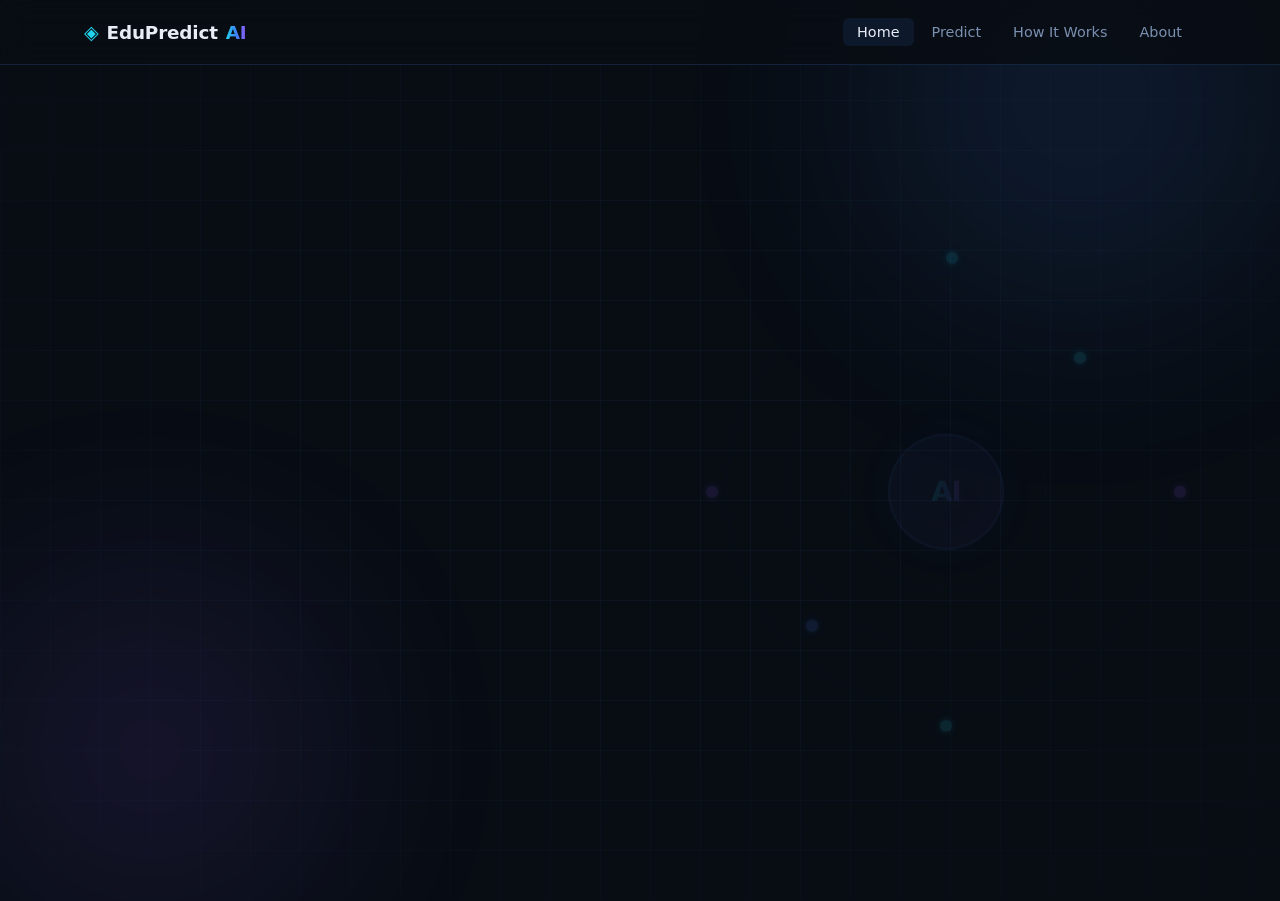
<file: index.html>
<!DOCTYPE html>
<html>
  <head>
    <meta charset="utf-8">
    <meta http-equiv="refresh" content="0; url=./frontend/index.html">
    <link rel="canonical" href="./frontend/index.html">
    <title>EduPredict AI</title>
  </head>
  <body>
    <p>Redirecting to <a href="./frontend/index.html">EduPredict AI</a>…</p>
  </body>
</html>
</file>
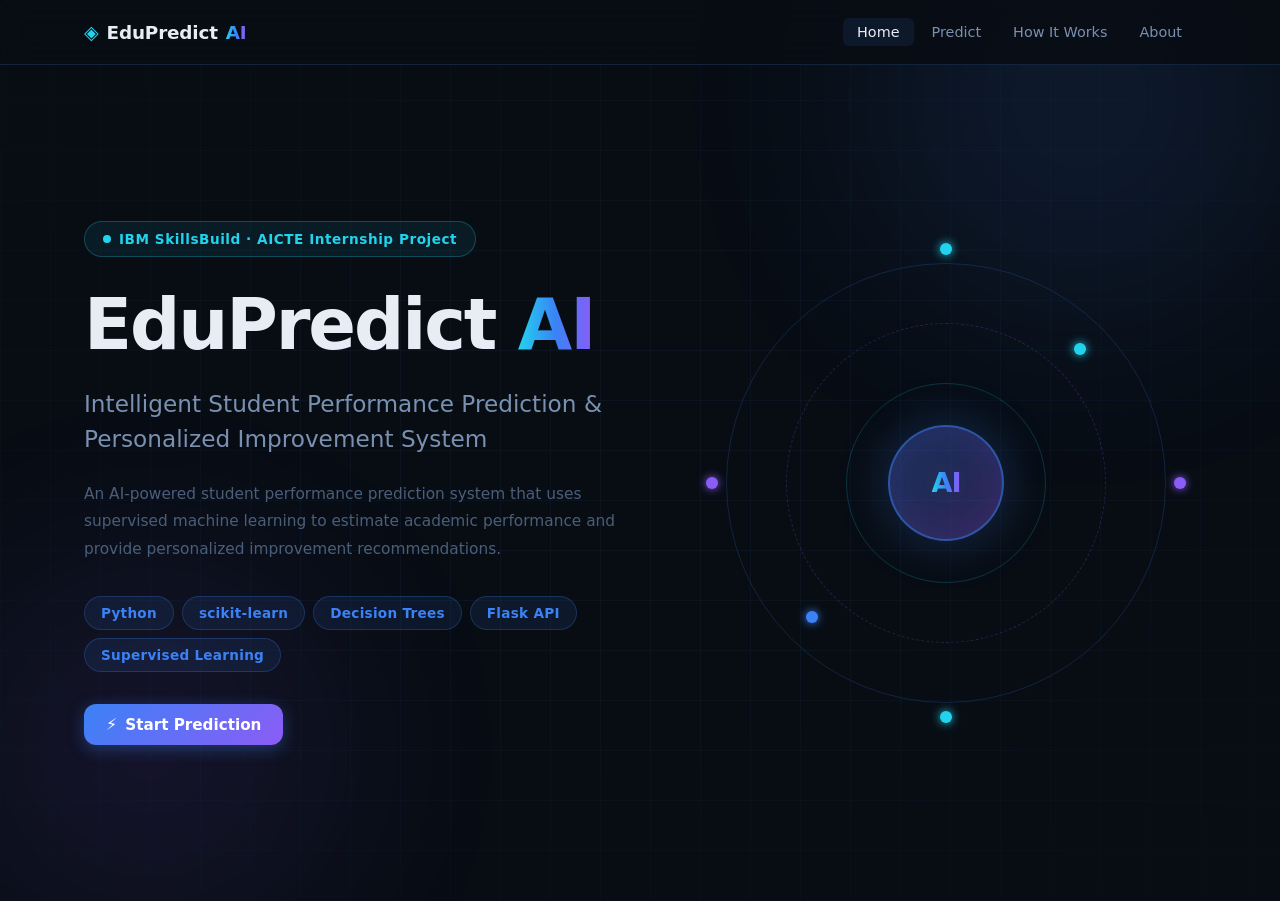
<file: frontend/index.html>
<!DOCTYPE html>
<html lang="en">
<head>
  <meta charset="UTF-8" />
  <meta name="viewport" content="width=device-width, initial-scale=1.0" />
  <title>EduPredict AI — Student Performance Prediction</title>
  <link rel="stylesheet" href="style.css" />
</head>
<body>

  <!-- ═══════════════════════════════════════════════════
       BACKGROUND GRID DECORATION
  ═══════════════════════════════════════════════════ -->
  <div class="bg-grid" aria-hidden="true"></div>
  <div class="bg-orb bg-orb-1" aria-hidden="true"></div>
  <div class="bg-orb bg-orb-2" aria-hidden="true"></div>

  <!-- ═══════════════════════════════════════════════════
       NAVIGATION
  ═══════════════════════════════════════════════════ -->
  <nav class="navbar" id="navbar" aria-label="Main navigation">
    <div class="nav-inner">
      <button class="nav-brand" data-nav="home" aria-label="EduPredict AI home">
        <span class="nav-brand-icon" aria-hidden="true">◈</span>
        EduPredict <span class="nav-brand-accent">AI</span>
      </button>
      <button class="nav-toggle" id="nav-toggle" aria-label="Toggle navigation" aria-expanded="false" aria-controls="nav-links">
        <span></span><span></span><span></span>
      </button>
      <ul class="nav-links" id="nav-links" role="list">
        <li><button class="nav-link" data-nav="home">Home</button></li>
        <li><button class="nav-link" data-nav="predict">Predict</button></li>
        <li><button class="nav-link" data-nav="how-it-works">How It Works</button></li>
        <li><button class="nav-link" data-nav="about">About</button></li>
      </ul>
    </div>
  </nav>

  <!-- ═══════════════════════════════════════════════════
       APP VIEWPORT — all sections live here
  ═══════════════════════════════════════════════════ -->
  <div id="app-viewport">

  <!-- ═══════════════════════════════════════════════════
       HERO / HOME SECTION
  ═══════════════════════════════════════════════════ -->
  <section id="home" class="page-section hero-section" data-page="home">
    <div class="container hero-inner">
      <div class="hero-content reveal">
        <div class="hero-badge">
          <span class="badge-dot" aria-hidden="true"></span>
          IBM SkillsBuild · AICTE Internship Project
        </div>
        <h1 class="hero-title">
          EduPredict <span class="gradient-text">AI</span>
        </h1>
        <p class="hero-subtitle">
          Intelligent Student Performance Prediction &amp; Personalized Improvement System
        </p>
        <p class="hero-desc">
          An AI-powered student performance prediction system that uses supervised machine
          learning to estimate academic performance and provide personalized improvement
          recommendations.
        </p>
        <div class="tech-pills">
          <span class="pill">Python</span>
          <span class="pill">scikit-learn</span>
          <span class="pill">Decision Trees</span>
          <span class="pill">Flask API</span>
          <span class="pill">Supervised Learning</span>
        </div>
        <button class="btn btn-primary hero-cta" id="hero-cta-btn" data-nav="predict">
          <span class="btn-icon" aria-hidden="true">⚡</span>
          Start Prediction
        </button>
      </div>
      <div class="hero-visual" aria-hidden="true">
        <div class="visual-ring visual-ring-1"></div>
        <div class="visual-ring visual-ring-2"></div>
        <div class="visual-ring visual-ring-3"></div>
        <div class="visual-core">
          <div class="visual-core-inner">AI</div>
        </div>
        <div class="visual-node node-1"></div>
        <div class="visual-node node-2"></div>
        <div class="visual-node node-3"></div>
        <div class="visual-node node-4"></div>
        <div class="visual-node node-5"></div>
        <div class="visual-node node-6"></div>
      </div>
    </div>
  </section>

  <!-- ═══════════════════════════════════════════════════
       PREDICTION SECTION
  ═══════════════════════════════════════════════════ -->
  <section id="predict" class="page-section section predict-section" data-page="predict">
    <div class="container">

      <div class="section-header reveal">
        <div class="section-tag">Machine Learning</div>
        <h2 class="section-title">Predict Student Performance</h2>
        <p class="section-desc">
          Enter the student's academic details to generate an ML-based performance prediction
          using trained Decision Tree models.
        </p>
      </div>

      <div class="predict-grid">

        <!-- ─── Input Form ──────────────────────────────── -->
        <section class="glass-card form-card reveal" aria-label="Student input form">
          <div class="card-header">
            <div class="card-header-icon" aria-hidden="true">📋</div>
            <div>
              <h3 class="card-title">Student Academic Profile</h3>
              <p class="card-subtitle">All 8 fields are required for prediction.</p>
            </div>
          </div>

          <form id="predict-form" novalidate>

            <!-- Row 1 -->
            <div class="form-row">
              <div class="form-group">
                <label for="attendance_pct">Attendance Percentage</label>
                <span class="field-hint">Percentage of classes attended (0–100)</span>
                <input type="number" id="attendance_pct" name="attendance_pct"
                       min="0" max="100" step="0.1" placeholder="e.g. 85"
                       required aria-describedby="attendance_pct-hint" />
              </div>
              <div class="form-group">
                <label for="study_hours_per_week">Study Hours Per Week</label>
                <span class="field-hint">Average hours studied per week (0–35)</span>
                <input type="number" id="study_hours_per_week" name="study_hours_per_week"
                       min="0" max="35" step="0.5" placeholder="e.g. 18"
                       required />
              </div>
            </div>

            <!-- Row 2 -->
            <div class="form-row">
              <div class="form-group">
                <label for="assignment_avg">Assignment Average Score</label>
                <span class="field-hint">Average marks across assignments (0–100)</span>
                <input type="number" id="assignment_avg" name="assignment_avg"
                       min="0" max="100" step="0.1" placeholder="e.g. 72"
                       required />
              </div>
              <div class="form-group">
                <label for="internal_marks">Internal Assessment Marks</label>
                <span class="field-hint">Marks scored in internal assessments (0–50)</span>
                <input type="number" id="internal_marks" name="internal_marks"
                       min="0" max="50" step="0.5" placeholder="e.g. 38"
                       required />
              </div>
            </div>

            <!-- Row 3 -->
            <div class="form-row">
              <div class="form-group">
                <label for="prev_exam_score">Previous Exam Score</label>
                <span class="field-hint">Score in the previous exam (0–100)</span>
                <input type="number" id="prev_exam_score" name="prev_exam_score"
                       min="0" max="100" step="0.1" placeholder="e.g. 65"
                       required />
              </div>
              <div class="form-group">
                <label for="assignment_completion">Assignment Completion (%)</label>
                <span class="field-hint">Percentage of assignments completed (0–100)</span>
                <input type="number" id="assignment_completion" name="assignment_completion"
                       min="0" max="100" step="1" placeholder="e.g. 90"
                       required />
              </div>
            </div>

            <!-- Row 4 -->
            <div class="form-row">
              <div class="form-group">
                <label for="participation_level">Class Participation Level</label>
                <span class="field-hint">Select Low, Medium, or High</span>
                <select id="participation_level" name="participation_level" required>
                  <option value="" disabled selected>Select participation level</option>
                  <option value="0">Low</option>
                  <option value="1">Medium</option>
                  <option value="2">High</option>
                </select>
              </div>
              <div class="form-group">
                <label for="num_backlogs">Number of Backlogs</label>
                <span class="field-hint">Number of pending/failed subjects (0–5)</span>
                <input type="number" id="num_backlogs" name="num_backlogs"
                       min="0" max="5" step="1" placeholder="e.g. 0"
                       required />
              </div>
            </div>

            <!-- Error Banner -->
            <div id="form-error" class="form-error" role="alert" hidden></div>

            <!-- Actions -->
            <div class="form-actions">
              <button type="submit" id="predict-btn" class="btn btn-primary">
                <span class="btn-icon" aria-hidden="true">🔍</span> Predict Performance
              </button>
              <button type="button" id="reset-btn" class="btn btn-secondary">
                <span class="btn-icon" aria-hidden="true">↺</span> Reset
              </button>
            </div>

          </form>
        </section>

        <!-- ─── Results Panel ───────────────────────────── -->
        <section id="results-section" class="results-section" aria-live="polite" hidden>

          <!-- Loading Spinner -->
          <div id="loading-state" class="loading-card glass-card" hidden>
            <div class="loading-inner">
              <div class="spinner-ring" aria-hidden="true">
                <div class="spinner-inner"></div>
              </div>
              <p class="loading-text">Analysing academic profile…</p>
              <p class="loading-sub">Running Decision Tree models</p>
            </div>
          </div>

          <!-- Error Display -->
          <div id="api-error" class="glass-card error-card" hidden>
            <div class="error-icon" aria-hidden="true">⚠</div>
            <h3 class="error-title">Connection Error</h3>
            <p id="api-error-msg" class="error-msg"></p>
            <p class="error-tip">Make sure the Flask server is running:
              <code>cd backend &amp;&amp; python app.py</code>
            </p>
          </div>

          <!-- Prediction Results -->
          <div id="result-content" hidden>

            <!-- Score + Category Row -->
            <div class="result-top-row">

              <!-- Predicted Score -->
              <div class="glass-card score-card">
                <div class="card-header">
                  <div class="card-header-icon" aria-hidden="true">🎯</div>
                  <h3 class="card-title">Predicted Score</h3>
                </div>
                <div class="score-display">
                  <div class="score-ring-wrapper">
                    <svg class="score-ring" viewBox="0 0 120 120" aria-label="Score ring">
                      <circle class="ring-bg"   cx="60" cy="60" r="50" />
                      <circle class="ring-fill" cx="60" cy="60" r="50" id="ring-fill" />
                    </svg>
                    <span class="score-number" id="score-number" aria-live="polite">--</span>
                  </div>
                  <span class="score-label">out of 100</span>
                </div>
              </div>

              <!-- Performance Category -->
              <div class="glass-card category-card">
                <div class="card-header">
                  <div class="card-header-icon" aria-hidden="true">🏷️</div>
                  <h3 class="card-title">Performance Category</h3>
                </div>
                <div class="category-display">
                  <div id="category-badge" class="category-badge">--</div>
                  <p id="category-desc" class="category-desc"></p>
                </div>
              </div>

            </div>

            <!-- Confidence -->
            <div class="glass-card">
              <div class="card-header">
                <div class="card-header-icon" aria-hidden="true">📊</div>
                <div>
                  <h3 class="card-title">Classification Confidence</h3>
                  <p class="card-subtitle">Probability assigned to each category by the Decision Tree Classifier.</p>
                </div>
              </div>
              <div id="confidence-bars" class="confidence-bars"></div>
            </div>

            <!-- Feature Importance -->
            <div class="glass-card">
              <div class="card-header">
                <div class="card-header-icon" aria-hidden="true">📈</div>
                <div>
                  <h3 class="card-title">Feature Importance</h3>
                  <p class="card-subtitle">Relative influence of each input on the prediction (averaged across both models).</p>
                </div>
              </div>
              <div id="importance-bars" class="importance-bars"></div>
            </div>

            <!-- Recommendations -->
            <div class="glass-card">
              <div class="card-header">
                <div class="card-header-icon" aria-hidden="true">💡</div>
                <div>
                  <h3 class="card-title">Personalised Recommendations</h3>
                  <p class="card-subtitle">Suggestions based on your specific academic profile.</p>
                </div>
              </div>
              <ul id="recommendations-list" class="recommendations-list"></ul>
            </div>

            <!-- Disclaimer (within results) -->
            <div class="disclaimer">
              <strong>⚠ Educational Disclaimer:</strong> EduPredict AI is an educational
              demonstration project and should not be used as an official academic assessment.
              Predictions are based on synthetic training data only.
            </div>

          </div><!-- /result-content -->
        </section><!-- /results-section -->

      </div><!-- /predict-grid -->
    </div>
  </section>

  <!-- ═══════════════════════════════════════════════════
       HOW IT WORKS SECTION
  ═══════════════════════════════════════════════════ -->
  <section id="how-it-works" class="page-section section how-section" data-page="how-it-works">
    <div class="container">
      <div class="section-header reveal">
        <div class="section-tag">Workflow</div>
        <h2 class="section-title">How It Works</h2>
        <p class="section-desc">
          The EduPredict AI pipeline takes raw academic data and transforms it into
          actionable insights in four steps.
        </p>
      </div>
      <div class="steps-grid">
        <div class="step-card glass-card reveal">
          <div class="step-number">01</div>
          <div class="step-icon" aria-hidden="true">📝</div>
          <h3 class="step-title">Enter Academic Details</h3>
          <p class="step-desc">
            Student enters academic information including attendance, study hours,
            assignment scores, internal marks, exam scores, and participation level.
          </p>
        </div>
        <div class="step-connector" aria-hidden="true"><div class="connector-line"></div></div>
        <div class="step-card glass-card reveal" style="--delay:.1s">
          <div class="step-number">02</div>
          <div class="step-icon" aria-hidden="true">🧠</div>
          <h3 class="step-title">ML Analysis</h3>
          <p class="step-desc">
            The trained supervised-learning models analyse the input. Both the
            classifier and regressor process the feature vector simultaneously.
          </p>
        </div>
        <div class="step-connector" aria-hidden="true"><div class="connector-line"></div></div>
        <div class="step-card glass-card reveal" style="--delay:.2s">
          <div class="step-number">03</div>
          <div class="step-icon" aria-hidden="true">🎯</div>
          <h3 class="step-title">Performance Prediction</h3>
          <p class="step-desc">
            Decision Tree models estimate the student's score and performance category
            (Excellent, Good, Average, or Needs Improvement) with confidence scores.
          </p>
        </div>
        <div class="step-connector" aria-hidden="true"><div class="connector-line"></div></div>
        <div class="step-card glass-card reveal" style="--delay:.3s">
          <div class="step-number">04</div>
          <div class="step-icon" aria-hidden="true">💡</div>
          <h3 class="step-title">Personalised Guidance</h3>
          <p class="step-desc">
            The system generates targeted recommendations based on the student's
            weaker areas, helping them focus efforts for maximum improvement.
          </p>
        </div>
      </div>
    </div>
  </section>

  <!-- ═══════════════════════════════════════════════════
       ABOUT SECTION
  ═══════════════════════════════════════════════════ -->
  <section id="about" class="page-section section about-section" data-page="about">
    <div class="container">
      <div class="section-header reveal">
        <div class="section-tag">Project</div>
        <h2 class="section-title">About EduPredict AI</h2>
        <p class="section-desc">
          EduPredict AI demonstrates applied machine learning for educational analytics —
          built as part of the IBM SkillsBuild + AICTE 6-Week ML &amp; Applied AI Internship.
          It uses supervised learning models trained on student academic data to deliver
          data-driven performance insights.
        </p>
      </div>
      <div class="about-grid">
        <div class="about-card glass-card reveal">
          <div class="about-card-icon" aria-hidden="true">🌳</div>
          <h3 class="about-card-title">Decision Tree Classifier</h3>
          <p class="about-card-desc">
            Predicts the student's performance category — Excellent, Good, Average,
            or Needs Improvement — along with classification confidence probabilities.
          </p>
        </div>
        <div class="about-card glass-card reveal" style="--delay:.05s">
          <div class="about-card-icon" aria-hidden="true">📉</div>
          <h3 class="about-card-title">Decision Tree Regressor</h3>
          <p class="about-card-desc">
            Estimates the numerical performance score on a 0–100 scale, providing a
            precise quantitative measure of expected academic performance.
          </p>
        </div>
        <div class="about-card glass-card reveal" style="--delay:.1s">
          <div class="about-card-icon" aria-hidden="true">🐍</div>
          <h3 class="about-card-title">Python + scikit-learn</h3>
          <p class="about-card-desc">
            The ML pipeline is developed in Python using scikit-learn for model
            training, evaluation, and serialisation with joblib.
          </p>
        </div>
        <div class="about-card glass-card reveal" style="--delay:.15s">
          <div class="about-card-icon" aria-hidden="true">⚗️</div>
          <h3 class="about-card-title">Flask API</h3>
          <p class="about-card-desc">
            A lightweight Flask REST API connects the trained ML models with the
            web interface, exposing a clean <code>/predict</code> endpoint.
          </p>
        </div>
        <div class="about-card glass-card reveal" style="--delay:.2s">
          <div class="about-card-icon" aria-hidden="true">🎓</div>
          <h3 class="about-card-title">IBM SkillsBuild + AICTE</h3>
          <p class="about-card-desc">
            Developed as part of the 6-Week ML &amp; Applied AI Internship program,
            demonstrating real-world ML application development skills.
          </p>
        </div>
      </div>
      <!-- Disclaimer + Footer inside About section -->
      <div class="disclaimer-section" aria-label="Educational project disclaimer">
        <div class="disclaimer-banner glass-card">
          <div class="disclaimer-badge">Educational Project</div>
          <p>
            EduPredict AI is developed for educational and demonstration purposes.
            Predictions should not be considered an official academic assessment.
            The models are trained on synthetically generated data.
          </p>
        </div>
      </div>

      <footer class="site-footer">
        <div class="footer-inner">
          <div class="footer-brand">
            <span class="nav-brand-icon" aria-hidden="true">◈</span>
            EduPredict <span class="nav-brand-accent">AI</span>
          </div>
          <p class="footer-line">Machine Learning &amp; Applied AI Project</p>
          <p class="footer-sub">IBM SkillsBuild + AICTE 6-Week ML &amp; Applied AI Internship</p>
          <p class="footer-copy">Built with Python · scikit-learn · Flask · Vanilla JS</p>
        </div>
      </footer>

    </div>
  </section>

  </div><!-- /#app-viewport -->

  <script src="script.js"></script>
</body>
</html>
</file>
<file: frontend/style.css>
/* ═══════════════════════════════════════════════════════════════════
   style.css — EduPredict AI  ·  Futuristic AI/ML Dark Theme
   Pure CSS — no external fonts, frameworks, or build tools.
   System font stack only. Fully responsive.
═══════════════════════════════════════════════════════════════════ */

/* ── Design Tokens ─────────────────────────────────────────────── */
:root {
  /* Dark background palette */
  --clr-bg:           #080d14;
  --clr-bg-2:         #0d1420;
  --clr-surface:      rgba(15, 23, 38, 0.85);
  --clr-surface-2:    rgba(20, 30, 50, 0.7);
  --clr-border:       rgba(56, 105, 180, 0.25);
  --clr-border-glow:  rgba(56, 150, 255, 0.45);

  /* Text */
  --clr-text:         #e8edf5;
  --clr-text-muted:   #7a90b0;
  --clr-text-dim:     #4a5e7a;

  /* Accent colours */
  --clr-cyan:         #22d3ee;
  --clr-blue:         #3b82f6;
  --clr-blue-dark:    #2563eb;
  --clr-purple:       #8b5cf6;
  --clr-indigo:       #6366f1;

  /* Category colours (adapted for dark) */
  --clr-excellent:    #10b981;
  --clr-good:         #3b82f6;
  --clr-average:      #f59e0b;
  --clr-needs:        #ef4444;

  /* Gradients */
  --grad-primary:     linear-gradient(135deg, #3b82f6 0%, #8b5cf6 100%);
  --grad-text:        linear-gradient(90deg, #22d3ee, #3b82f6, #8b5cf6);
  --grad-bar:         linear-gradient(90deg, #3b82f6, #8b5cf6);

  /* Spacing */
  --space-xs:   0.25rem;
  --space-sm:   0.5rem;
  --space-md:   1rem;
  --space-lg:   1.5rem;
  --space-xl:   2rem;
  --space-2xl:  3rem;
  --space-3xl:  4.5rem;

  /* Typography */
  --font-sans: -apple-system, "Segoe UI", system-ui, sans-serif;
  --font-mono: "Cascadia Code", "Consolas", monospace;

  /* Radii */
  --radius-sm:  6px;
  --radius-md:  12px;
  --radius-lg:  18px;
  --radius-xl:  24px;

  /* Transitions */
  --t-fast:  0.15s ease;
  --t-base:  0.25s ease;
  --t-slow:  0.45s ease;
}

/* ── Reset & Base ───────────────────────────────────────────────── */
*, *::before, *::after {
  box-sizing: border-box;
  margin: 0;
  padding: 0;
}

html {
  /* No document-level scroll — SPA mode uses internal section scroll */
}

body {
  font-family: var(--font-sans);
  font-size: 1rem;
  line-height: 1.65;
  color: var(--clr-text);
  background: var(--clr-bg);
  height: 100vh;
  overflow: hidden; /* prevent full-page vertical scroll */
}

/* ── SPA App Viewport ───────────────────────────────────────────── */
#app-viewport {
  position: relative;
  height: calc(100vh - 64px); /* full height minus navbar */
  overflow: hidden;            /* clip inactive sections */
}

/* ── Page sections (hidden by default) ─────────────────────────── */
.page-section {
  display: none;
  position: absolute;
  inset: 0;
  overflow-y: auto;
  overflow-x: hidden;
}

.page-section.active {
  display: block;
}

/* Hero section needs flex layout when active */
.hero-section.active {
  display: flex;
  align-items: center;
}

.page-section.page-enter {
  animation: pageFadeIn 0.28s ease forwards;
}

@keyframes pageFadeIn {
  from { opacity: 0; transform: translateY(10px); }
  to   { opacity: 1; transform: translateY(0); }
}

/* ── Background decorations ─────────────────────────────────────── */
.bg-grid {
  position: fixed;
  inset: 0;
  pointer-events: none;
  z-index: 0;
  background-image:
    linear-gradient(rgba(56, 105, 180, 0.07) 1px, transparent 1px),
    linear-gradient(90deg, rgba(56, 105, 180, 0.07) 1px, transparent 1px);
  background-size: 50px 50px;
  mask-image: radial-gradient(ellipse 80% 80% at 50% 50%, black 30%, transparent 100%);
}

.bg-orb {
  position: fixed;
  pointer-events: none;
  z-index: 0;
  border-radius: 50%;
  filter: blur(100px);
  opacity: 0.18;
}

.bg-orb-1 {
  width: 600px;
  height: 600px;
  background: radial-gradient(circle, #3b82f6 0%, transparent 70%);
  top: -200px;
  right: -100px;
}

.bg-orb-2 {
  width: 500px;
  height: 500px;
  background: radial-gradient(circle, #8b5cf6 0%, transparent 70%);
  bottom: -100px;
  left: -100px;
}

/* ── Layout ─────────────────────────────────────────────────────── */
.container {
  width: 100%;
  max-width: 1160px;
  margin-inline: auto;
  padding-inline: var(--space-lg);
  position: relative;
  z-index: 1;
}

/* ── Glassmorphism card ─────────────────────────────────────────── */
.glass-card {
  background: var(--clr-surface);
  border: 1px solid var(--clr-border);
  border-radius: var(--radius-lg);
  padding: var(--space-xl);
  backdrop-filter: blur(12px);
  -webkit-backdrop-filter: blur(12px);
  transition: border-color var(--t-base), box-shadow var(--t-base);
}

.glass-card:hover {
  border-color: var(--clr-border-glow);
  box-shadow: 0 0 24px rgba(56, 150, 255, 0.08);
}

/* ── Card header ────────────────────────────────────────────────── */
.card-header {
  display: flex;
  align-items: flex-start;
  gap: var(--space-md);
  margin-bottom: var(--space-lg);
}

.card-header-icon {
  font-size: 1.5rem;
  line-height: 1;
  flex-shrink: 0;
  margin-top: 2px;
}

.card-title {
  font-size: 1.05rem;
  font-weight: 700;
  color: var(--clr-text);
  letter-spacing: 0.01em;
}

.card-subtitle {
  font-size: 0.82rem;
  color: var(--clr-text-muted);
  margin-top: 3px;
  line-height: 1.5;
}

/* ── Section common ─────────────────────────────────────────────── */
.section {
  padding-block: var(--space-3xl);
  position: relative;
  z-index: 1;
}

/* Prevent .section { position: relative } from overriding
   .page-section { position: absolute; inset: 0 } on active SPA pages */
.page-section.section {
  position: absolute;
}

.section-header {
  text-align: center;
  max-width: 680px;
  margin-inline: auto;
  margin-bottom: var(--space-2xl);
}

.section-tag {
  display: inline-block;
  background: rgba(59, 130, 246, 0.12);
  border: 1px solid rgba(59, 130, 246, 0.3);
  border-radius: 20px;
  color: var(--clr-cyan);
  font-size: 0.75rem;
  font-weight: 600;
  letter-spacing: 0.08em;
  text-transform: uppercase;
  padding: 3px 14px;
  margin-bottom: var(--space-md);
}

.section-title {
  font-size: clamp(1.6rem, 3.5vw, 2.2rem);
  font-weight: 800;
  color: var(--clr-text);
  letter-spacing: -0.02em;
  margin-bottom: var(--space-md);
}

.section-desc {
  font-size: 0.95rem;
  color: var(--clr-text-muted);
  line-height: 1.7;
}

/* ── Reveal animation ───────────────────────────────────────────── */
.reveal {
  opacity: 0;
  transform: translateY(24px);
  transition: opacity 0.55s ease, transform 0.55s ease;
  transition-delay: var(--delay, 0s);
}

.reveal.visible {
  opacity: 1;
  transform: translateY(0);
}

/* ── NAVBAR ─────────────────────────────────────────────────────── */
.navbar {
  position: sticky;
  top: 0;
  z-index: 100;
  background: rgba(8, 13, 20, 0.88);
  border-bottom: 1px solid var(--clr-border);
  backdrop-filter: blur(16px);
  -webkit-backdrop-filter: blur(16px);
  transition: box-shadow var(--t-base);
}

.navbar.scrolled {
  box-shadow: 0 2px 20px rgba(0, 0, 0, 0.4);
}

.nav-inner {
  display: flex;
  align-items: center;
  justify-content: space-between;
  max-width: 1160px;
  margin-inline: auto;
  padding: 0 var(--space-lg);
  height: 64px;
}

.nav-brand {
  display: flex;
  align-items: center;
  gap: 8px;
  text-decoration: none;
  font-size: 1.15rem;
  font-weight: 800;
  color: var(--clr-text);
  letter-spacing: -0.01em;
  transition: opacity var(--t-fast);
}

/* nav-brand is now a <button> — reset button styles */
.nav-brand {
  background: none;
  border: none;
  cursor: pointer;
  font-family: inherit;
}

.nav-brand:hover { opacity: 0.85; }

.nav-brand-icon {
  font-size: 1.2rem;
  color: var(--clr-cyan);
}

.nav-brand-accent {
  background: var(--grad-text);
  -webkit-background-clip: text;
  -webkit-text-fill-color: transparent;
  background-clip: text;
}

.nav-links {
  display: flex;
  list-style: none;
  gap: var(--space-xs);
}

/* nav-link is now a <button> — reset button default styles */
.nav-link {
  background: none;
  border: none;
  cursor: pointer;
  font-family: inherit;
  text-decoration: none;
  color: var(--clr-text-muted);
  font-size: 0.9rem;
  font-weight: 500;
  padding: 6px 14px;
  border-radius: var(--radius-sm);
  transition: color var(--t-fast), background var(--t-fast);
  white-space: nowrap;
}

.nav-link:hover,
.nav-link.active {
  color: var(--clr-text);
  background: rgba(59, 130, 246, 0.1);
}

/* Mobile nav toggle */
.nav-toggle {
  display: none;
  flex-direction: column;
  gap: 5px;
  background: none;
  border: none;
  cursor: pointer;
  padding: 6px;
  border-radius: var(--radius-sm);
}

.nav-toggle span {
  display: block;
  width: 22px;
  height: 2px;
  background: var(--clr-text);
  border-radius: 2px;
  transition: transform var(--t-base), opacity var(--t-base);
}

.nav-toggle[aria-expanded="true"] span:nth-child(1) { transform: translateY(7px) rotate(45deg); }
.nav-toggle[aria-expanded="true"] span:nth-child(2) { opacity: 0; }
.nav-toggle[aria-expanded="true"] span:nth-child(3) { transform: translateY(-7px) rotate(-45deg); }

/* ── HERO ───────────────────────────────────────────────────────── */
/* display:flex lives on .hero-section.active — not here — to avoid
   conflicting with .page-section { display:none } */
.hero-section {
  min-height: 100%;
  padding-block: var(--space-3xl);
  position: relative;
  z-index: 1;
}

.hero-inner {
  display: grid;
  grid-template-columns: 1fr 500px;
  gap: var(--space-2xl);
  align-items: center;
}

.hero-badge {
  display: inline-flex;
  align-items: center;
  gap: 8px;
  background: rgba(34, 211, 238, 0.08);
  border: 1px solid rgba(34, 211, 238, 0.25);
  border-radius: 20px;
  color: var(--clr-cyan);
  font-size: 0.85rem;
  font-weight: 600;
  letter-spacing: 0.04em;
  padding: 6px 18px;
  margin-bottom: var(--space-xl);
}

.badge-dot {
  width: 8px;
  height: 8px;
  border-radius: 50%;
  background: var(--clr-cyan);
  animation: pulse-dot 2s ease-in-out infinite;
  flex-shrink: 0;
}

@keyframes pulse-dot {
  0%, 100% { opacity: 1; transform: scale(1); }
  50%       { opacity: 0.4; transform: scale(0.7); }
}

.hero-title {
  font-size: clamp(3rem, 5.5vw, 4.75rem);
  font-weight: 900;
  letter-spacing: -0.03em;
  line-height: 1.05;
  margin-bottom: var(--space-lg);
  color: var(--clr-text);
}

.gradient-text {
  background: var(--grad-text);
  -webkit-background-clip: text;
  -webkit-text-fill-color: transparent;
  background-clip: text;
}

.hero-subtitle {
  font-size: clamp(1.1rem, 2vw, 1.45rem);
  font-weight: 500;
  color: var(--clr-text-muted);
  margin-bottom: var(--space-lg);
  line-height: 1.5;
}

.hero-desc {
  font-size: clamp(0.95rem, 1.2vw, 1.05rem);
  color: var(--clr-text-dim);
  max-width: 580px;
  margin-bottom: var(--space-xl);
  line-height: 1.8;
}

.tech-pills {
  display: flex;
  flex-wrap: wrap;
  gap: var(--space-sm);
  margin-bottom: var(--space-xl);
}

.pill {
  background: rgba(59, 130, 246, 0.1);
  border: 1px solid rgba(59, 130, 246, 0.25);
  border-radius: 20px;
  padding: 5px 16px;
  font-size: 0.85rem;
  font-weight: 600;
  color: var(--clr-blue);
  letter-spacing: 0.02em;
  transition: background var(--t-fast), border-color var(--t-fast);
}

.pill:hover {
  background: rgba(59, 130, 246, 0.18);
  border-color: rgba(59, 130, 246, 0.5);
}

.hero-cta {
  font-size: 1.05rem;
  padding: 15px 34px;
}

/* ── Hero Visual ────────────────────────────────────────────────── */
.hero-visual {
  position: relative;
  width: 500px;
  height: 500px;
  display: flex;
  align-items: center;
  justify-content: center;
  flex-shrink: 0;
}

.visual-ring {
  position: absolute;
  border-radius: 50%;
  border: 1px solid;
  animation: rotate-ring linear infinite;
}

.visual-ring-1 {
  width: 440px;
  height: 440px;
  border-color: rgba(59, 130, 246, 0.2);
  animation-duration: 30s;
}

.visual-ring-2 {
  width: 320px;
  height: 320px;
  border-color: rgba(139, 92, 246, 0.25);
  animation-duration: 20s;
  animation-direction: reverse;
  border-style: dashed;
}

.visual-ring-3 {
  width: 200px;
  height: 200px;
  border-color: rgba(34, 211, 238, 0.2);
  animation-duration: 15s;
}

@keyframes rotate-ring {
  to { transform: rotate(360deg); }
}

.visual-core {
  width: 116px;
  height: 116px;
  border-radius: 50%;
  background: linear-gradient(135deg, rgba(59, 130, 246, 0.3), rgba(139, 92, 246, 0.3));
  border: 2px solid rgba(59, 130, 246, 0.5);
  display: flex;
  align-items: center;
  justify-content: center;
  box-shadow: 0 0 50px rgba(59, 130, 246, 0.28), inset 0 0 36px rgba(139, 92, 246, 0.12);
  z-index: 2;
}

.visual-core-inner {
  font-size: 1.7rem;
  font-weight: 900;
  letter-spacing: -0.04em;
  background: var(--grad-text);
  -webkit-background-clip: text;
  -webkit-text-fill-color: transparent;
  background-clip: text;
}

.visual-node {
  position: absolute;
  width: 12px;
  height: 12px;
  border-radius: 50%;
  background: var(--clr-cyan);
  box-shadow: 0 0 10px var(--clr-cyan);
  animation: node-pulse 3s ease-in-out infinite;
}

.node-1 { top: 10px; left: 50%; transform: translateX(-50%); animation-delay: 0s; }
.node-2 { top: 50%; right: 10px; transform: translateY(-50%); animation-delay: 0.5s; background: var(--clr-purple); box-shadow: 0 0 8px var(--clr-purple); }
.node-3 { bottom: 10px; left: 50%; transform: translateX(-50%); animation-delay: 1s; }
.node-4 { top: 50%; left: 10px; transform: translateY(-50%); animation-delay: 1.5s; background: var(--clr-purple); box-shadow: 0 0 8px var(--clr-purple); }
.node-5 { top: 22%; right: 22%; animation-delay: 0.25s; }
.node-6 { bottom: 22%; left: 22%; animation-delay: 0.75s; background: var(--clr-blue); box-shadow: 0 0 8px var(--clr-blue); }

@keyframes node-pulse {
  0%, 100% { opacity: 1; transform: scale(1) translate(var(--tx, 0), var(--ty, 0)); }
  50%       { opacity: 0.4; transform: scale(0.6) translate(var(--tx, 0), var(--ty, 0)); }
}

/* ── Buttons ────────────────────────────────────────────────────── */
.btn {
  display: inline-flex;
  align-items: center;
  gap: var(--space-sm);
  padding: 11px 22px;
  border: none;
  border-radius: var(--radius-md);
  font-size: 0.95rem;
  font-family: var(--font-sans);
  font-weight: 600;
  cursor: pointer;
  text-decoration: none;
  white-space: nowrap;
  transition: transform var(--t-fast), box-shadow var(--t-base), background var(--t-fast), border-color var(--t-fast);
}

.btn:active { transform: scale(0.97); }

.btn-primary {
  background: var(--grad-primary);
  color: #fff;
  flex: 1;
  justify-content: center;
  box-shadow: 0 4px 16px rgba(59, 130, 246, 0.35);
}

.btn-primary:hover {
  box-shadow: 0 6px 22px rgba(59, 130, 246, 0.5);
  transform: translateY(-1px);
}

.btn-primary:disabled {
  opacity: 0.55;
  cursor: not-allowed;
  transform: none;
  box-shadow: none;
}

.btn-secondary {
  background: rgba(255, 255, 255, 0.06);
  color: var(--clr-text-muted);
  border: 1px solid var(--clr-border);
}

.btn-secondary:hover {
  background: rgba(255, 255, 255, 0.1);
  color: var(--clr-text);
  border-color: var(--clr-border-glow);
}

.btn-icon { font-size: 1.05em; }

/* ── PREDICT SECTION ────────────────────────────────────────────── */
.predict-section {
  background: linear-gradient(180deg, transparent 0%, rgba(13, 20, 32, 0.5) 100%);
}

.predict-grid {
  display: grid;
  grid-template-columns: 500px 1fr;
  gap: var(--space-xl);
  align-items: start;
}

/* ── Form ───────────────────────────────────────────────────────── */
.form-card {
  /* In SPA mode the predict section itself scrolls, so no sticky needed */
  position: static;
}

.form-row {
  display: grid;
  grid-template-columns: 1fr 1fr;
  gap: var(--space-md);
  margin-bottom: var(--space-md);
}

.form-group {
  display: flex;
  flex-direction: column;
  gap: 4px;
}

label {
  font-size: 0.82rem;
  font-weight: 600;
  color: var(--clr-text);
  letter-spacing: 0.01em;
}

.field-hint {
  font-size: 0.74rem;
  color: var(--clr-text-muted);
  margin-bottom: 2px;
}

input[type="number"],
select {
  width: 100%;
  padding: 9px 12px;
  background: rgba(255, 255, 255, 0.04);
  border: 1.5px solid rgba(56, 105, 180, 0.3);
  border-radius: var(--radius-sm);
  font-size: 0.95rem;
  font-family: var(--font-sans);
  color: var(--clr-text);
  transition: border-color var(--t-fast), box-shadow var(--t-fast), background var(--t-fast);
  appearance: auto;
}

select option {
  background: #0d1420;
  color: var(--clr-text);
}

input[type="number"]:focus,
select:focus {
  outline: none;
  background: rgba(59, 130, 246, 0.06);
  border-color: var(--clr-blue);
  box-shadow: 0 0 0 3px rgba(59, 130, 246, 0.15);
}

input[type="number"]::placeholder {
  color: var(--clr-text-dim);
}

input.invalid,
select.invalid {
  border-color: var(--clr-needs);
  box-shadow: 0 0 0 3px rgba(239, 68, 68, 0.12);
}

/* ── Form error banner ──────────────────────────────────────────── */
.form-error {
  background: rgba(239, 68, 68, 0.1);
  border: 1px solid rgba(239, 68, 68, 0.3);
  border-radius: var(--radius-sm);
  color: #fca5a5;
  padding: var(--space-sm) var(--space-md);
  font-size: 0.82rem;
  margin-bottom: var(--space-md);
  line-height: 1.5;
}

/* ── Form actions ───────────────────────────────────────────────── */
.form-actions {
  display: flex;
  gap: var(--space-md);
  margin-top: var(--space-lg);
}

/* ── Loading ────────────────────────────────────────────────────── */
.loading-card {
  display: flex;
  flex-direction: column;
  align-items: center;
}

.loading-inner {
  display: flex;
  flex-direction: column;
  align-items: center;
  gap: var(--space-md);
  padding: var(--space-xl);
  text-align: center;
}

.spinner-ring {
  width: 56px;
  height: 56px;
  border-radius: 50%;
  background: conic-gradient(from 0deg, transparent 70%, var(--clr-blue) 100%);
  animation: spin 0.9s linear infinite;
  display: flex;
  align-items: center;
  justify-content: center;
}

.spinner-inner {
  width: 42px;
  height: 42px;
  border-radius: 50%;
  background: var(--clr-surface);
}

@keyframes spin { to { transform: rotate(360deg); } }

.loading-text {
  font-size: 1rem;
  font-weight: 600;
  color: var(--clr-text);
}

.loading-sub {
  font-size: 0.8rem;
  color: var(--clr-text-muted);
  margin-top: -8px;
}

/* ── Error card ─────────────────────────────────────────────────── */
.error-card {
  border-color: rgba(239, 68, 68, 0.3);
  text-align: center;
  padding: var(--space-xl);
}

.error-icon {
  font-size: 2.5rem;
  margin-bottom: var(--space-sm);
  display: block;
  color: var(--clr-needs);
}

.error-title {
  font-size: 1.1rem;
  font-weight: 700;
  color: var(--clr-needs);
  margin-bottom: var(--space-sm);
}

.error-msg {
  font-size: 0.88rem;
  color: var(--clr-text-muted);
  margin-bottom: var(--space-sm);
}

.error-tip {
  font-size: 0.82rem;
  color: var(--clr-text-muted);
  margin-top: var(--space-sm);
}

.error-tip code {
  background: rgba(239, 68, 68, 0.12);
  border: 1px solid rgba(239, 68, 68, 0.2);
  border-radius: 4px;
  padding: 1px 7px;
  font-family: var(--font-mono);
  font-size: 0.85em;
  color: #fca5a5;
}

/* ── Results layout ─────────────────────────────────────────────── */
.results-section {
  display: flex;
  flex-direction: column;
  gap: var(--space-lg);
}

#result-content {
  display: flex;
  flex-direction: column;
  gap: var(--space-lg);
}

.result-top-row {
  display: grid;
  grid-template-columns: 1fr 1fr;
  gap: var(--space-lg);
}

/* ── Score ring ─────────────────────────────────────────────────── */
.score-card { text-align: center; }

.score-display {
  display: flex;
  flex-direction: column;
  align-items: center;
  gap: var(--space-sm);
  padding-top: var(--space-sm);
}

.score-ring-wrapper {
  position: relative;
  width: 130px;
  height: 130px;
}

.score-ring {
  width: 130px;
  height: 130px;
  transform: rotate(-90deg);
}

.ring-bg {
  fill: none;
  stroke: rgba(56, 105, 180, 0.2);
  stroke-width: 10;
}

.ring-fill {
  fill: none;
  stroke: var(--clr-blue);
  stroke-width: 10;
  stroke-linecap: round;
  stroke-dasharray: 314.16;
  stroke-dashoffset: 314.16;
  transition: stroke-dashoffset 0.8s ease, stroke 0.4s;
  filter: drop-shadow(0 0 6px currentColor);
}

.score-number {
  position: absolute;
  inset: 0;
  display: flex;
  align-items: center;
  justify-content: center;
  font-size: 1.85rem;
  font-weight: 900;
  color: var(--clr-text);
}

.score-label {
  font-size: 0.8rem;
  color: var(--clr-text-muted);
}

/* ── Category badge ─────────────────────────────────────────────── */
.category-card {
  display: flex;
  flex-direction: column;
}

.category-display {
  display: flex;
  flex-direction: column;
  align-items: center;
  justify-content: center;
  flex: 1;
  gap: var(--space-md);
  padding-top: var(--space-sm);
}

.category-badge {
  display: inline-block;
  padding: var(--space-sm) var(--space-xl);
  border-radius: 40px;
  font-size: 1.1rem;
  font-weight: 800;
  letter-spacing: 0.02em;
  transition: background 0.3s, color 0.3s, border-color 0.3s;
}

.badge-excellent { background: rgba(16, 185, 129, 0.12); color: var(--clr-excellent); border: 2px solid rgba(16, 185, 129, 0.35); }
.badge-good      { background: rgba(59, 130, 246, 0.12); color: var(--clr-good);      border: 2px solid rgba(59, 130, 246, 0.35); }
.badge-average   { background: rgba(245, 158, 11, 0.12); color: var(--clr-average);   border: 2px solid rgba(245, 158, 11, 0.35); }
.badge-needs     { background: rgba(239, 68, 68, 0.12);  color: var(--clr-needs);     border: 2px solid rgba(239, 68, 68, 0.35); }

.category-desc {
  font-size: 0.82rem;
  color: var(--clr-text-muted);
  text-align: center;
  max-width: 180px;
  line-height: 1.5;
}

/* ── Confidence bars ────────────────────────────────────────────── */
.confidence-bars { display: flex; flex-direction: column; gap: 12px; }

.conf-row { display: grid; grid-template-columns: 170px 1fr 52px; align-items: center; gap: 12px; }

.conf-label {
  font-size: 0.82rem;
  font-weight: 500;
  text-align: right;
  color: var(--clr-text-muted);
}

.bar-track {
  height: 8px;
  background: rgba(255, 255, 255, 0.06);
  border-radius: 8px;
  overflow: hidden;
}

.bar-fill {
  height: 100%;
  border-radius: 8px;
  transition: width 0.65s cubic-bezier(0.4, 0, 0.2, 1);
}

.bar-excellent { background: linear-gradient(90deg, #059669, var(--clr-excellent)); }
.bar-good      { background: linear-gradient(90deg, #1d4ed8, var(--clr-good)); }
.bar-average   { background: linear-gradient(90deg, #d97706, var(--clr-average)); }
.bar-needs     { background: linear-gradient(90deg, #b91c1c, var(--clr-needs)); }

.bar-pct {
  font-size: 0.8rem;
  font-weight: 600;
  color: var(--clr-text-muted);
  text-align: right;
  font-variant-numeric: tabular-nums;
}

/* ── Feature importance bars ────────────────────────────────────── */
.importance-bars { display: flex; flex-direction: column; gap: 12px; }

.imp-row { display: grid; grid-template-columns: 190px 1fr 52px; align-items: center; gap: 12px; }

.imp-label {
  font-size: 0.82rem;
  font-weight: 500;
  text-align: right;
  color: var(--clr-text-muted);
}

.imp-fill {
  height: 8px;
  background: var(--grad-bar);
  border-radius: 8px;
  transition: width 0.65s cubic-bezier(0.4, 0, 0.2, 1);
  box-shadow: 0 0 8px rgba(59, 130, 246, 0.25);
}

.imp-pct {
  font-size: 0.8rem;
  font-weight: 600;
  color: var(--clr-text-muted);
  text-align: right;
  font-variant-numeric: tabular-nums;
}

/* ── Recommendations ────────────────────────────────────────────── */
.recommendations-list {
  list-style: none;
  display: flex;
  flex-direction: column;
  gap: var(--space-md);
}

.recommendations-list li {
  display: flex;
  gap: var(--space-md);
  align-items: flex-start;
  background: rgba(59, 130, 246, 0.06);
  border-left: 3px solid var(--clr-blue);
  border-radius: 0 var(--radius-sm) var(--radius-sm) 0;
  padding: var(--space-sm) var(--space-md);
  font-size: 0.88rem;
  line-height: 1.65;
  color: var(--clr-text-muted);
  transition: background var(--t-fast), border-color var(--t-fast);
}

.recommendations-list li:hover {
  background: rgba(59, 130, 246, 0.1);
  border-color: var(--clr-cyan);
}

/* ── Results disclaimer ─────────────────────────────────────────── */
.disclaimer {
  background: rgba(245, 158, 11, 0.07);
  border: 1px solid rgba(245, 158, 11, 0.2);
  border-radius: var(--radius-md);
  padding: var(--space-md) var(--space-lg);
  font-size: 0.82rem;
  color: rgba(245, 158, 11, 0.8);
  line-height: 1.65;
}

/* ── HOW IT WORKS ───────────────────────────────────────────────── */
.how-section {
  background: linear-gradient(180deg, rgba(13, 20, 32, 0.4) 0%, transparent 100%);
}

.steps-grid {
  display: flex;
  align-items: stretch;
  gap: 0;
}

.step-card {
  flex: 1;
  text-align: center;
  padding: var(--space-xl) var(--space-lg);
  position: relative;
  border-radius: var(--radius-lg);
}

.step-connector {
  display: flex;
  align-items: center;
  justify-content: center;
  width: 40px;
  flex-shrink: 0;
  padding: 0 4px;
  position: relative;
  top: 40px; /* align with icon area */
}

.connector-line {
  width: 100%;
  height: 2px;
  background: linear-gradient(90deg, rgba(59, 130, 246, 0.4), rgba(139, 92, 246, 0.4));
  border-radius: 2px;
  position: relative;
}

.connector-line::after {
  content: '';
  position: absolute;
  right: -6px;
  top: 50%;
  transform: translateY(-50%);
  border: 5px solid transparent;
  border-left-color: rgba(139, 92, 246, 0.6);
}

.step-number {
  font-size: 2rem;
  font-weight: 900;
  color: rgba(59, 130, 246, 0.2);
  letter-spacing: -0.04em;
  font-variant-numeric: tabular-nums;
  line-height: 1;
  margin-bottom: var(--space-sm);
}

.step-icon {
  font-size: 2rem;
  margin-bottom: var(--space-md);
  display: block;
}

.step-title {
  font-size: 1rem;
  font-weight: 700;
  color: var(--clr-text);
  margin-bottom: var(--space-sm);
}

.step-desc {
  font-size: 0.83rem;
  color: var(--clr-text-muted);
  line-height: 1.65;
}

/* ── ABOUT ──────────────────────────────────────────────────────── */
.about-grid {
  display: grid;
  grid-template-columns: repeat(auto-fit, minmax(220px, 1fr));
  gap: var(--space-lg);
}

.about-card {
  padding: var(--space-xl) var(--space-lg);
  text-align: center;
  transition: transform var(--t-base), border-color var(--t-base), box-shadow var(--t-base);
}

.about-card:hover {
  transform: translateY(-4px);
  border-color: var(--clr-border-glow);
  box-shadow: 0 8px 30px rgba(56, 150, 255, 0.1);
}

.about-card-icon {
  font-size: 2.2rem;
  display: block;
  margin-bottom: var(--space-md);
}

.about-card-title {
  font-size: 0.95rem;
  font-weight: 700;
  color: var(--clr-text);
  margin-bottom: var(--space-sm);
}

.about-card-desc {
  font-size: 0.82rem;
  color: var(--clr-text-muted);
  line-height: 1.65;
}

.about-card-desc code {
  background: rgba(59, 130, 246, 0.12);
  border-radius: 4px;
  padding: 1px 6px;
  font-family: var(--font-mono);
  font-size: 0.88em;
  color: var(--clr-cyan);
}

/* ── Disclaimer banner ──────────────────────────────────────────── */
.disclaimer-section {
  padding-block: var(--space-xl);
}

.disclaimer-banner {
  display: flex;
  align-items: center;
  gap: var(--space-lg);
  padding: var(--space-lg) var(--space-xl);
  border-color: rgba(245, 158, 11, 0.2);
}

.disclaimer-badge {
  flex-shrink: 0;
  background: rgba(245, 158, 11, 0.12);
  border: 1px solid rgba(245, 158, 11, 0.3);
  border-radius: 20px;
  color: var(--clr-average);
  font-size: 0.75rem;
  font-weight: 700;
  letter-spacing: 0.06em;
  text-transform: uppercase;
  padding: 4px 12px;
  white-space: nowrap;
}

.disclaimer-banner p {
  font-size: 0.85rem;
  color: var(--clr-text-muted);
  line-height: 1.6;
}

/* ── FOOTER (now nested inside about section's .container) ──────── */
.about-section .site-footer {
  background: rgba(5, 8, 14, 0.95);
  border-top: 1px solid var(--clr-border);
  padding-block: var(--space-xl);
  margin-top: var(--space-xl);
  /* stretch to full width past container padding */
  margin-inline: calc(-1 * var(--space-lg));
  padding-inline: var(--space-lg);
}

.footer-inner {
  text-align: center;
}

.footer-brand {
  display: inline-flex;
  align-items: center;
  gap: 8px;
  font-size: 1.1rem;
  font-weight: 800;
  color: var(--clr-text);
  margin-bottom: var(--space-md);
}

.footer-line {
  font-size: 0.88rem;
  color: var(--clr-text-muted);
}

.footer-sub {
  font-size: 0.82rem;
  color: var(--clr-text-dim);
  margin-top: var(--space-xs);
}

.footer-copy {
  font-size: 0.78rem;
  color: var(--clr-text-dim);
  margin-top: var(--space-sm);
  opacity: 0.7;
}

/* ── Responsive — Tablet (≤ 1024px) ────────────────────────────── */
@media (max-width: 1024px) {
  .hero-section.active {
    justify-content: center;
  }

  .hero-inner {
    grid-template-columns: 1fr;
    text-align: center;
  }

  .hero-visual {
    display: none; /* hide visual on tablet to save space */
  }

  .hero-badge,
  .hero-desc {
    margin-inline: auto;
  }

  .tech-pills {
    justify-content: center;
  }

  .predict-grid {
    grid-template-columns: 1fr;
  }

  .form-card {
    position: static;
  }

  .steps-grid {
    display: grid;
    grid-template-columns: 1fr 1fr;
    gap: var(--space-lg);
  }

  .step-connector { display: none; }
}

/* ── Responsive — Tablet small (≤ 768px) ───────────────────────── */
@media (max-width: 768px) {
  .nav-toggle { display: flex; }

  .nav-links {
    display: none;
    position: fixed;  /* fixed so it escapes overflow:hidden body */
    top: 64px;
    left: 0;
    right: 0;
    flex-direction: column;
    background: rgba(8, 13, 20, 0.97);
    border-bottom: 1px solid var(--clr-border);
    padding: var(--space-md);
    gap: var(--space-xs);
    backdrop-filter: blur(16px);
    z-index: 200;
  }

  .nav-links.open { display: flex; }

  .navbar { position: sticky; top: 0; }

  .result-top-row {
    grid-template-columns: 1fr 1fr;
  }

  .conf-row  { grid-template-columns: 120px 1fr 46px; }
  .imp-row   { grid-template-columns: 140px 1fr 46px; }

  .disclaimer-banner {
    flex-direction: column;
    text-align: center;
  }
}

/* ── Responsive — Mobile (≤ 560px) ─────────────────────────────── */
@media (max-width: 560px) {
  .container { padding-inline: var(--space-md); }

  .section { padding-block: var(--space-2xl); }

  .form-row  { grid-template-columns: 1fr; }

  .result-top-row { grid-template-columns: 1fr; }

  .form-actions { flex-direction: column; }
  .btn-primary  { flex: none; width: 100%; }

  .conf-row { grid-template-columns: 100px 1fr 40px; }
  .imp-row  { grid-template-columns: 110px 1fr 40px; }

  .score-ring-wrapper,
  .score-ring { width: 110px; height: 110px; }

  .score-number { font-size: 1.5rem; }

  .steps-grid {
    grid-template-columns: 1fr;
  }

  .about-grid {
    grid-template-columns: 1fr;
  }
}

/* ── Reduced motion ─────────────────────────────────────────────── */
@media (prefers-reduced-motion: reduce) {
  *, *::before, *::after {
    animation-duration: 0.01ms !important;
    animation-iteration-count: 1 !important;
    transition-duration: 0.01ms !important;
  }
  .reveal { opacity: 1; transform: none; }
}
</file>
